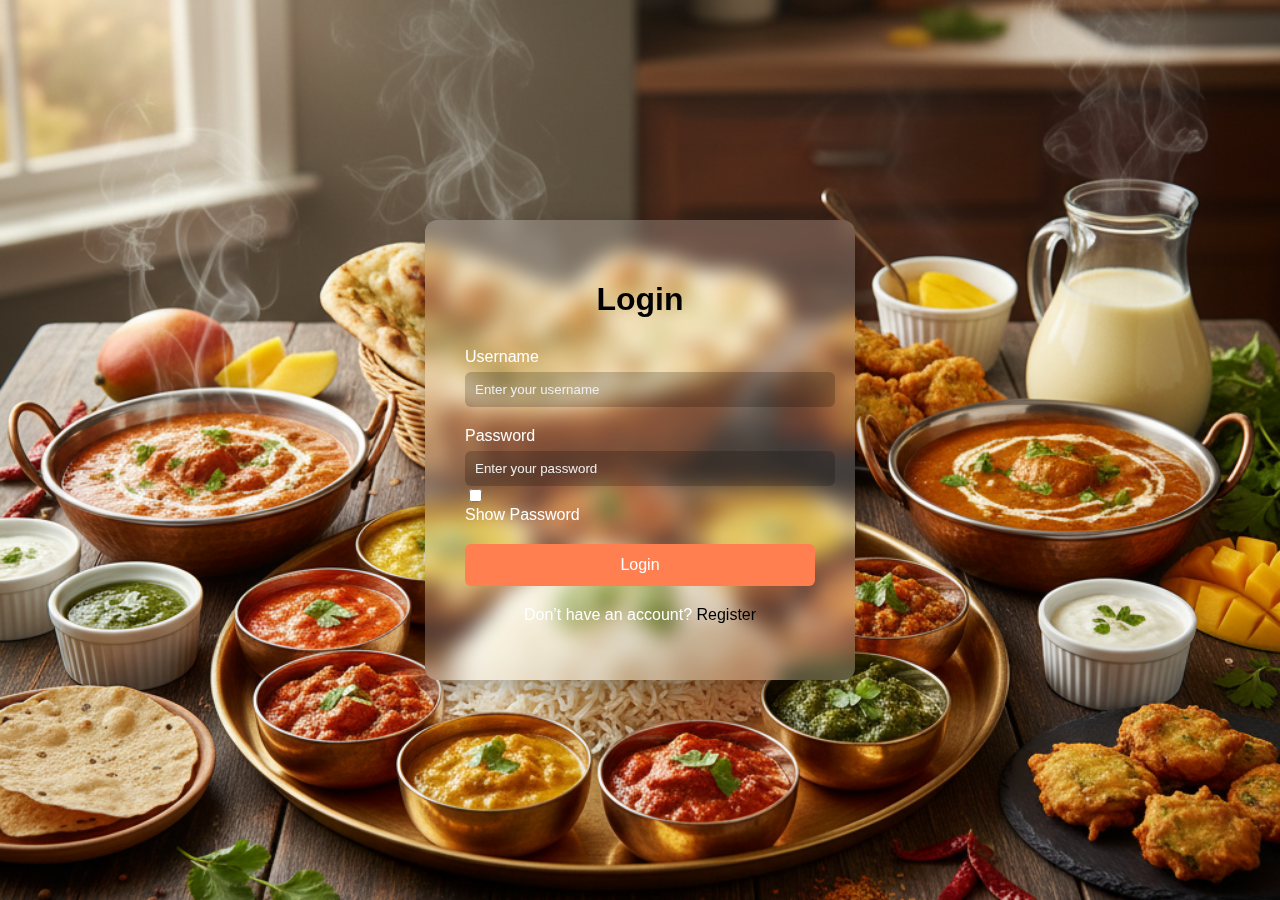
<file: food recipe project/login.html>
<!DOCTYPE html>
<html lang="en">
<head>
  <meta charset="UTF-8">
  <meta name="viewport" content="width=device-width, initial-scale=1.0">
  <title>Login - Neuro-Fridge</title>
  <style>
    /* Full page setup */
    body {
      margin: 0;
      padding: 0;
      height: 100vh;
      font-family: Arial, sans-serif;
      background: url('foodlogin.png') no-repeat center center/cover;
      display: flex;
      justify-content: center;
      align-items: center;
    }

    /* Login container */
    .login-container {
      background: rgba(255, 255, 255, 0.2); /* transparent form */
      backdrop-filter: blur(10px); /* frosted glass effect */
      padding: 40px;
      border-radius: 12px;
      box-shadow: 0 8px 25px rgba(0, 0, 0, 0.3);
      width: 350px;
      color: #f00404;
    }

    /* Form elements */
    .login-container h1 {
      text-align: center;
      margin-bottom: 30px;
      color: #000000;
    }

    .input-group {
      margin-bottom: 20px;
    }

    .input-group label {
      display: block;
      margin-bottom: 6px;
      color: #fff;
    }

    .input-group input[type="text"],
    .input-group input[type="password"] {
      width: 100%;
      padding: 10px;
      border-radius: 6px;
      border: none;
      outline: none;
      background: rgba(0, 0, 0, 0.2); /* input transparency */
      color: #fff;
    }

    .input-group input::placeholder {
      color: #eee;
    }

    .input-group input[type="checkbox"] {
      margin-right: 5px;
    }

    button#login-btn {
      width: 100%;
      padding: 12px;
      border: none;
      border-radius: 6px;
      background-color: #ff7f50;
      color: #fff;
      font-size: 16px;
      cursor: pointer;
      transition: 0.3s;
    }

    button#login-btn:hover {
      background-color: #ff6333;
    }

    .register-text {
      text-align: center;
      margin-top: 20px;
      color: #fff;
    }

    .register-text a {
      color: #000000;
      text-decoration: none;
    }

    .register-text a:hover {
       color: #ff0000;
      text-decoration: underline;
    }
  </style>
</head>
<body>
  <div class="login-container">
    <h1>Login</h1>
    <form>
      <div class="input-group">
        <label for="username">Username</label>
        <input type="text" id="username" placeholder="Enter your username" required>
      </div>

      <div class="input-group">
        <label for="password">Password</label>
        <input type="password" id="password" placeholder="Enter your password" required>
        <input type="checkbox" id="show-pass"> <label for="show-pass">Show Password</label>
      </div>

      <button type="submit" id="login-btn">Login</button>

      <p class="register-text">Don’t have an account?  <a href="signup.html">Register</a></p>
    </form>
  </div>

  <script>
    // Toggle password visibility
    const showPass = document.getElementById('show-pass');
    const passwordInput = document.getElementById('password');

    showPass.addEventListener('change', () => {
      passwordInput.type = showPass.checked ? 'text' : 'password';
    });
  </script>
</body>
</html>
</file>
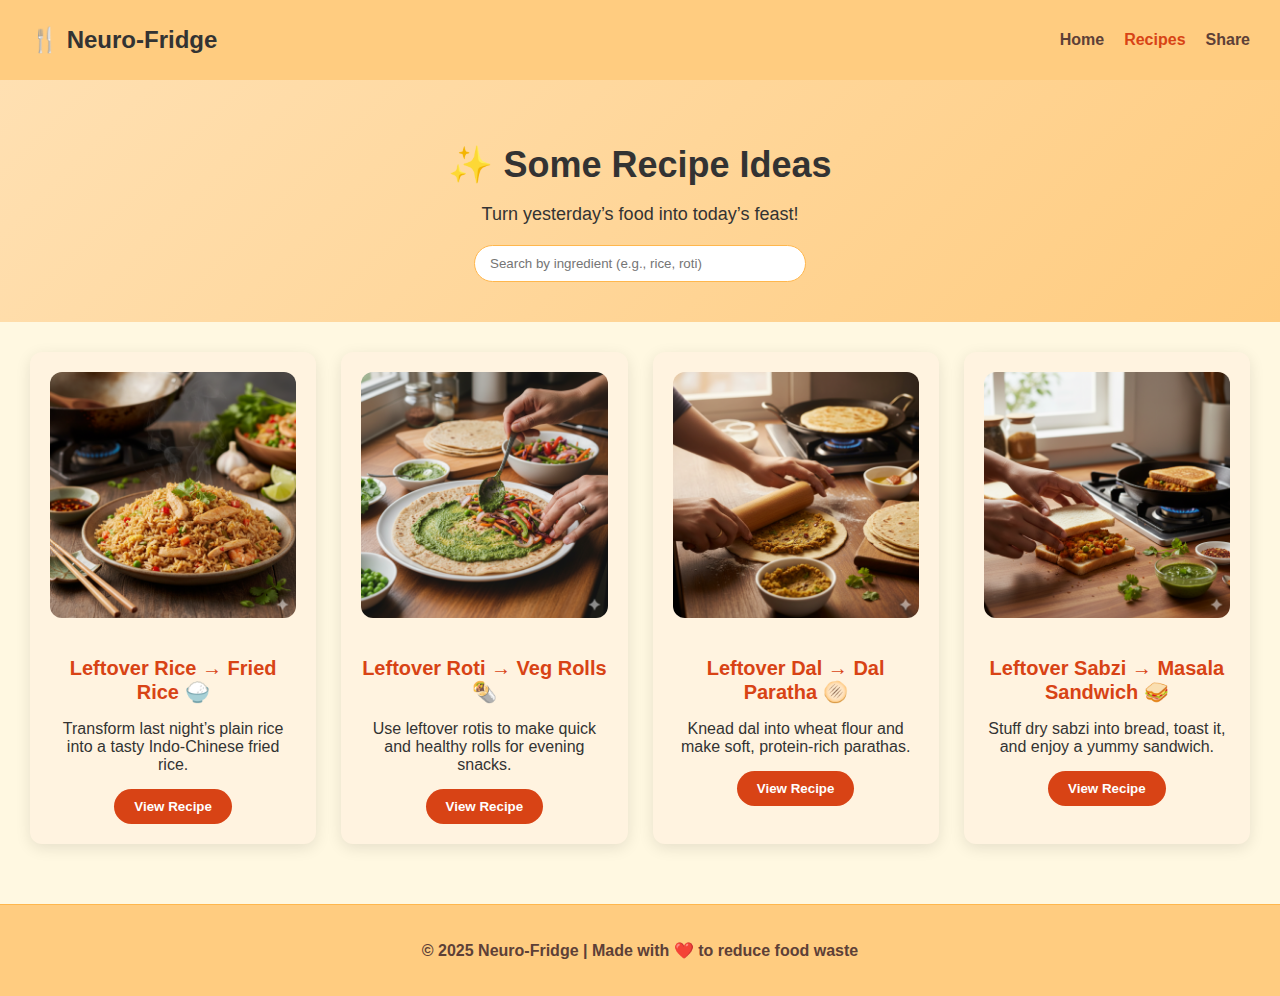
<file: food recipe project/recipe.html>
<!DOCTYPE html>
<html lang="en">
<head>
  <meta charset="UTF-8">
  <meta name="viewport" content="width=device-width, initial-scale=1.0">
  <title>Leftover Recipes | Neuro-Fridge</title>
  <link rel="stylesheet" href="recipe.css">
</head>
<body>
  <!-- Header -->
  <header>
    <div class="logo">🍴 Neuro-Fridge</div>
    <nav>
      <ul>
        <li><a href="index.html">Home</a></li>
        <li><a href="recipe.html" class="active">Recipes</a></li>
        <li><a href="share.html">Share</a></li>
      </ul>
    </nav>
  </header>

  <!-- Main Content -->
  <main>
    <!-- Hero Section -->
    <section class="recipes-hero">
  <h1>✨ Some Recipe Ideas</h1>
  <p>Turn yesterday’s food into today’s feast!</p>
  <div class="search-container">
    <input type="text" id="searchBar" placeholder="Search by ingredient (e.g., rice, roti)">
  </div>
</section>

    <!-- Recipes Grid -->
    <section class="recipe-list" id="recipeList">
      <!-- Fried Rice -->
      <div class="recipe-card">
        <img src="fried rice.png" alt="Fried Rice" class="recipe-image">
        <h3>Leftover Rice → Fried Rice 🍚</h3>
        <p>Transform last night’s plain rice into a tasty Indo-Chinese fried rice.</p>
        <button onclick="window.location.href='recipe1.html'">View Recipe</button>
      </div>

      <!-- Veg Rolls -->
      <div class="recipe-card">
        <img src="roll.png" alt="Roti Rolls" class="recipe-image">
        <h3>Leftover Roti → Veg Rolls 🌯</h3>
        <p>Use leftover rotis to make quick and healthy rolls for evening snacks.</p>
        <button onclick="window.location.href='recipe2.html'">View Recipe</button>
      </div>

      <!-- Dal Paratha -->
      <div class="recipe-card">
        <img src="dal paranta.png" alt="Dal Paratha" class="recipe-image">
        <h3>Leftover Dal → Dal Paratha 🫓</h3>
        <p>Knead dal into wheat flour and make soft, protein-rich parathas.</p>
        <button onclick="window.location.href='recipe3.html'">View Recipe</button>
      </div>

      <!-- Masala Sandwich -->
      <div class="recipe-card">
        <img src="sandwich.png" alt="Sabzi Sandwich" class="recipe-image">
        <h3>Leftover Sabzi → Masala Sandwich 🥪</h3>
        <p>Stuff dry sabzi into bread, toast it, and enjoy a yummy sandwich.</p>
        <button onclick="window.location.href='recipe4.html'">View Recipe</button>
      </div>
    </section>
  </main>

  <!-- Footer -->
  <footer>
    <p>© 2025 Neuro-Fridge | Made with ❤️ to reduce food waste</p>
  </footer>
</body>
</file>
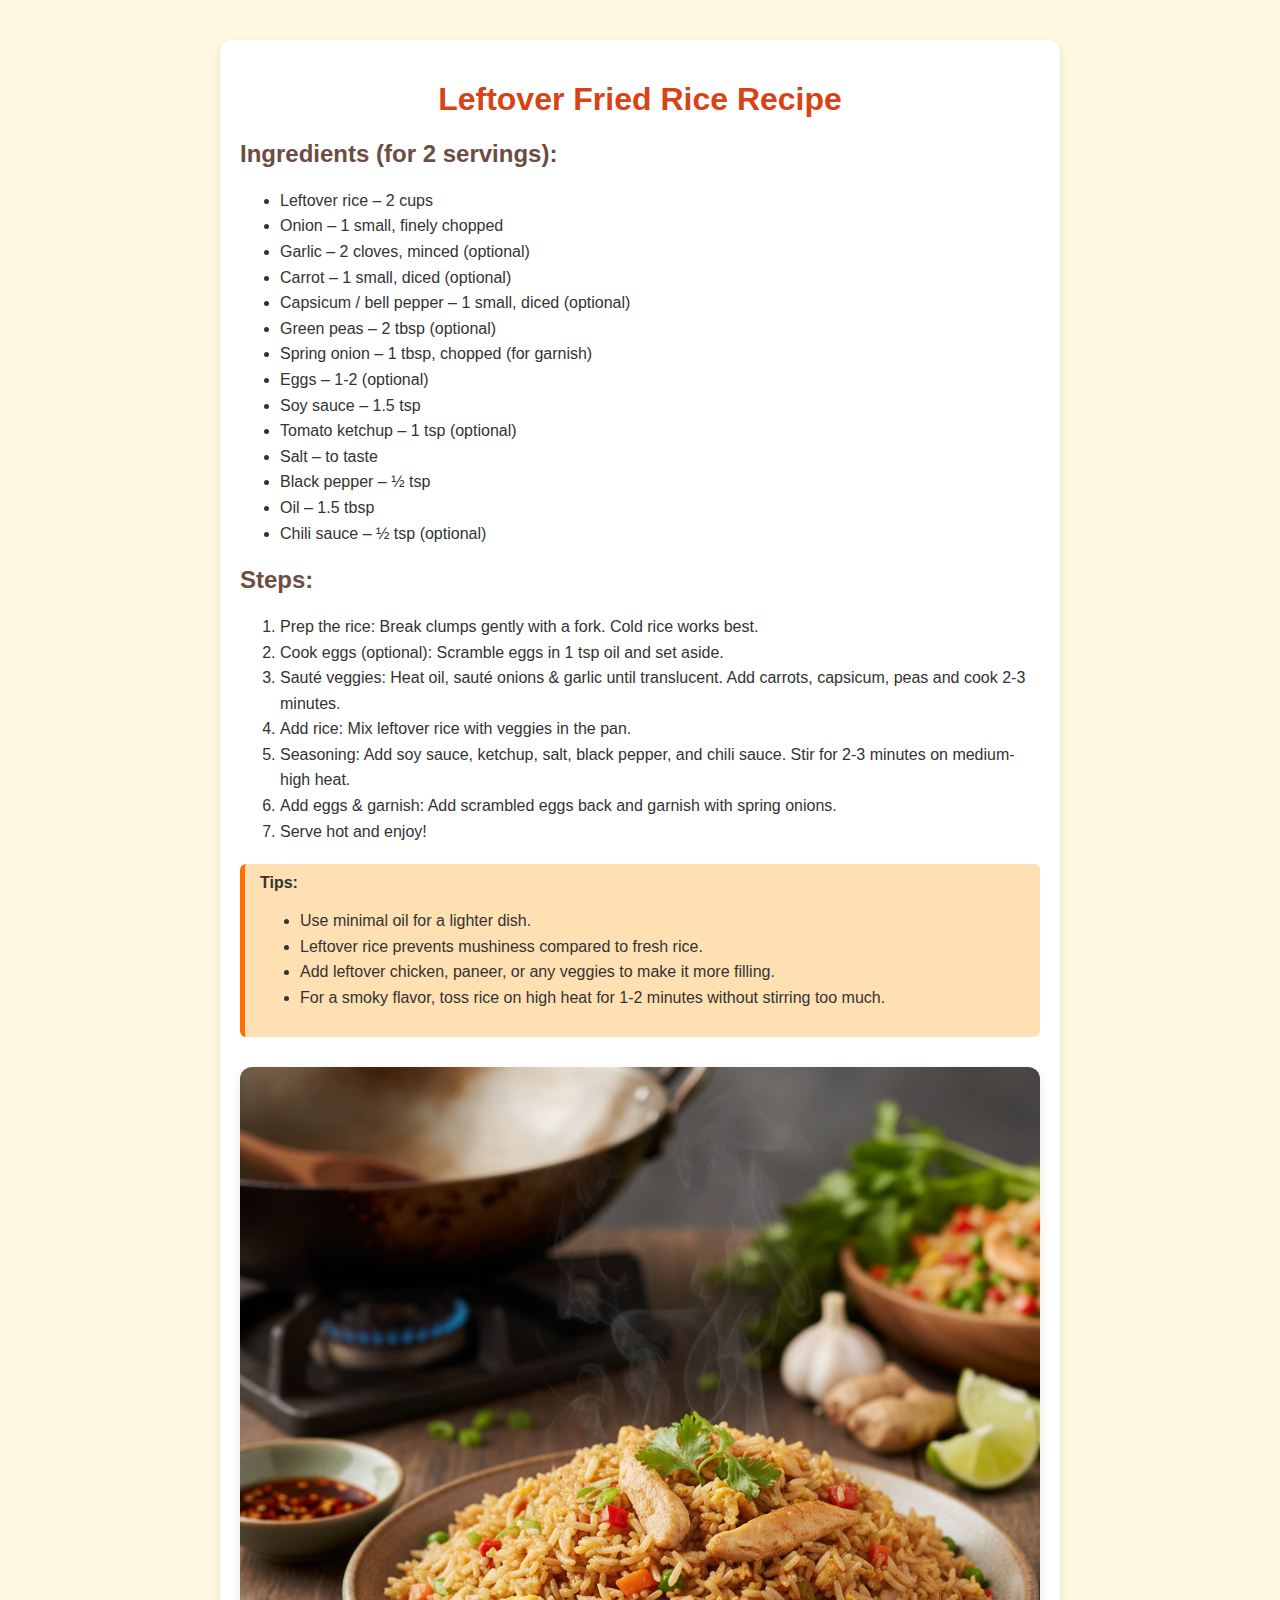
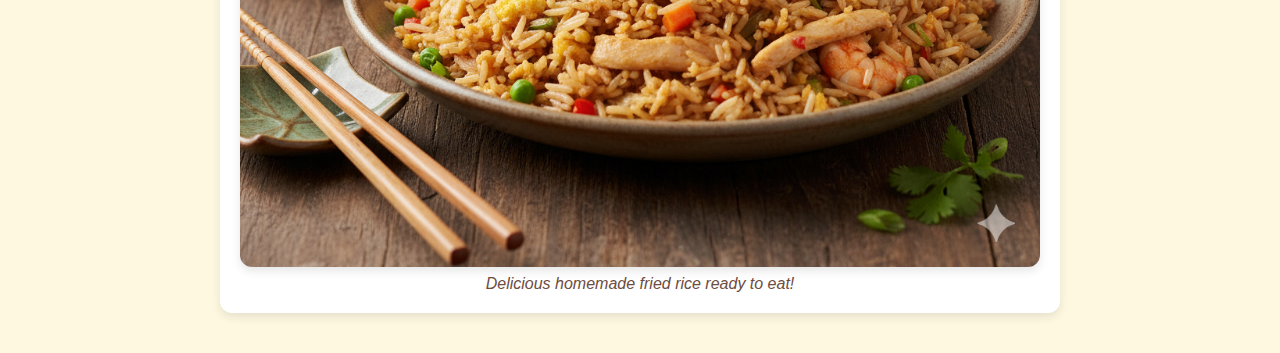
<file: food recipe project/recipe1.html>
<!DOCTYPE html>
<html lang="en">
<head>
    <meta charset="UTF-8">
    <meta name="viewport" content="width=device-width, initial-scale=1.0">
    <title>Leftover Fried Rice Recipe</title>
    <style>
        body {
            font-family: Arial, sans-serif;
            background-color: #fff8e1;
            color: #333;
            margin: 0;
            padding: 0;
        }

        .container {
            max-width: 800px;
            margin: 40px auto;
            padding: 20px;
            background-color: #fff;
            border-radius: 12px;
            box-shadow: 0 4px 10px rgba(0,0,0,0.1);
        }

        h1 {
            text-align: center;
            color: #d84315;
        }

        h2 {
            color: #6d4c41;
        }

        ul, ol {
            line-height: 1.6;
        }

        .tips {
            background-color: #ffe0b2;
            padding: 10px 15px;
            border-left: 5px solid #ff6f00;
            margin-top: 20px;
            border-radius: 6px;
        }

        .recipe-image {
            display: block;
            max-width: 100%;
            height: auto;
            margin: 30px auto 0 auto;
            border-radius: 12px;
            box-shadow: 0 4px 10px rgba(0,0,0,0.1);
        }

        .image-caption {
            text-align: center;
            font-style: italic;
            color: #6d4c41;
            margin-top: 8px;
        }
    </style>
</head>
<body>
    <div class="container">
        <h1>Leftover Fried Rice Recipe</h1>

        <h2>Ingredients (for 2 servings):</h2>
        <ul>
            <li>Leftover rice – 2 cups</li>
            <li>Onion – 1 small, finely chopped</li>
            <li>Garlic – 2 cloves, minced (optional)</li>
            <li>Carrot – 1 small, diced (optional)</li>
            <li>Capsicum / bell pepper – 1 small, diced (optional)</li>
            <li>Green peas – 2 tbsp (optional)</li>
            <li>Spring onion – 1 tbsp, chopped (for garnish)</li>
            <li>Eggs – 1-2 (optional)</li>
            <li>Soy sauce – 1.5 tsp</li>
            <li>Tomato ketchup – 1 tsp (optional)</li>
            <li>Salt – to taste</li>
            <li>Black pepper – ½ tsp</li>
            <li>Oil – 1.5 tbsp</li>
            <li>Chili sauce – ½ tsp (optional)</li>
        </ul>

        <h2>Steps:</h2>
        <ol>
            <li>Prep the rice: Break clumps gently with a fork. Cold rice works best.</li>
            <li>Cook eggs (optional): Scramble eggs in 1 tsp oil and set aside.</li>
            <li>Sauté veggies: Heat oil, sauté onions & garlic until translucent. Add carrots, capsicum, peas and cook 2-3 minutes.</li>
            <li>Add rice: Mix leftover rice with veggies in the pan.</li>
            <li>Seasoning: Add soy sauce, ketchup, salt, black pepper, and chili sauce. Stir for 2-3 minutes on medium-high heat.</li>
            <li>Add eggs & garnish: Add scrambled eggs back and garnish with spring onions.</li>
            <li>Serve hot and enjoy!</li>
        </ol>

        <div class="tips">
            <strong>Tips:</strong>
            <ul>
                <li>Use minimal oil for a lighter dish.</li>
                <li>Leftover rice prevents mushiness compared to fresh rice.</li>
                <li>Add leftover chicken, paneer, or any veggies to make it more filling.</li>
                <li>For a smoky flavor, toss rice on high heat for 1-2 minutes without stirring too much.</li>
            </ul>
        </div>

        <!-- Image Section -->
        <img src="fried rice.png" alt="Delicious Fried Rice" class="recipe-image">
        <div class="image-caption">Delicious homemade fried rice ready to eat!</div>

    </div>
</body>
</html>
</file>
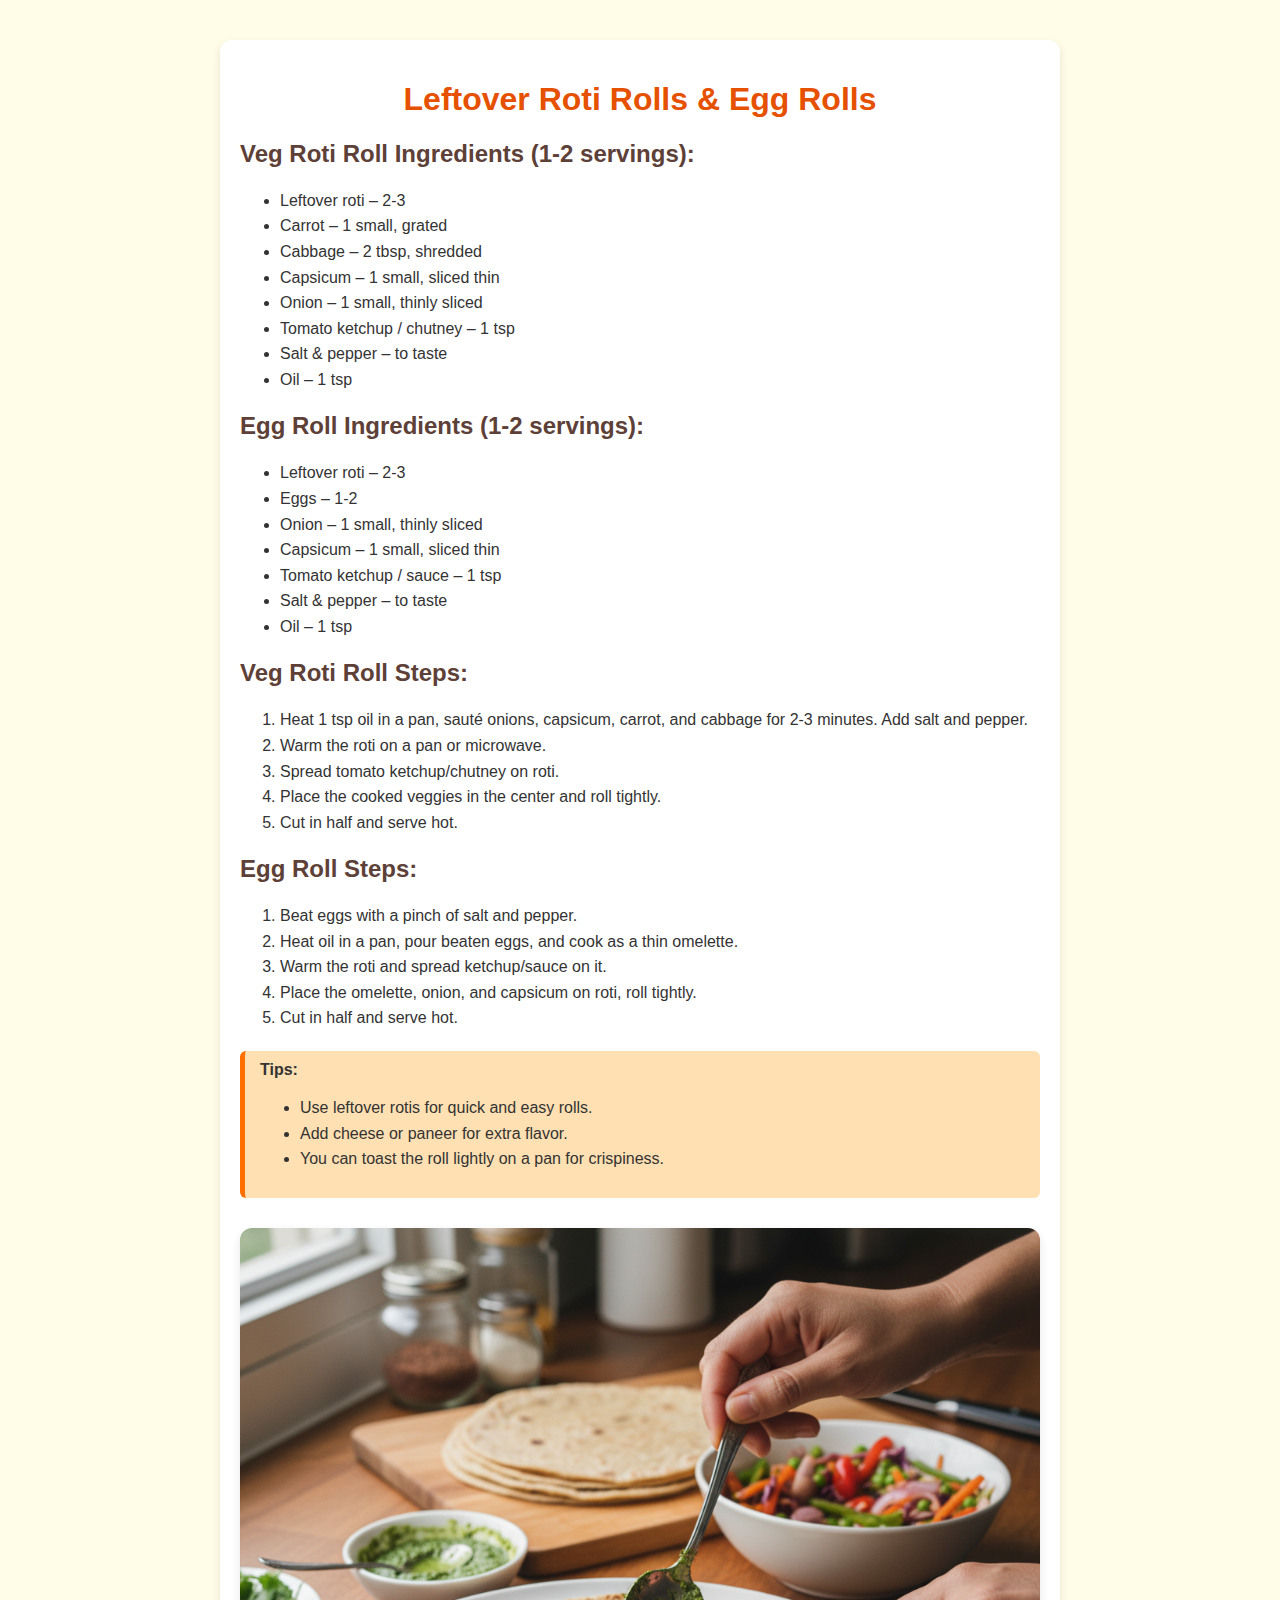
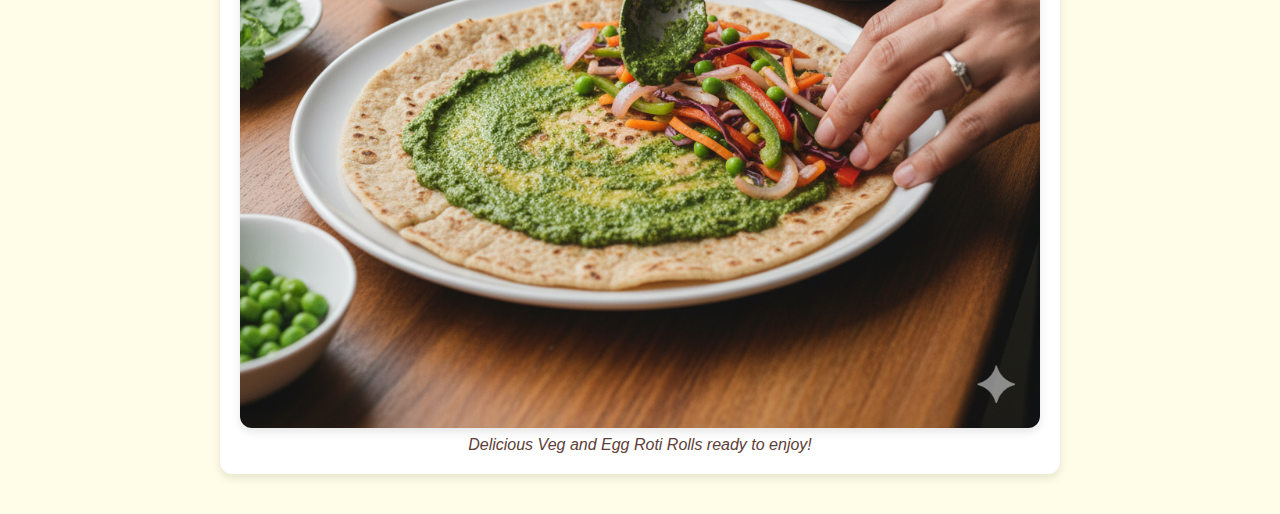
<file: food recipe project/recipe2.html>
<!DOCTYPE html>
<html lang="en">
<head>
    <meta charset="UTF-8">
    <meta name="viewport" content="width=device-width, initial-scale=1.0">
    <title>Leftover Roti Rolls Recipe</title>
    <style>
        body {
            font-family: Arial, sans-serif;
            background-color: #fffde7;
            color: #333;
            margin: 0;
            padding: 0;
        }

        .container {
            max-width: 800px;
            margin: 40px auto;
            padding: 20px;
            background-color: #fff;
            border-radius: 12px;
            box-shadow: 0 4px 10px rgba(0,0,0,0.1);
        }

        h1 {
            text-align: center;
            color: #e65100;
        }

        h2 {
            color: #5d4037;
        }

        ul, ol {
            line-height: 1.6;
        }

        .tips {
            background-color: #ffe0b2;
            padding: 10px 15px;
            border-left: 5px solid #ff6f00;
            margin-top: 20px;
            border-radius: 6px;
        }

        .recipe-image {
            display: block;
            max-width: 100%;
            height: auto;
            margin: 30px auto 0 auto;
            border-radius: 12px;
            box-shadow: 0 4px 10px rgba(0,0,0,0.1);
        }

        .image-caption {
            text-align: center;
            font-style: italic;
            color: #5d4037;
            margin-top: 8px;
        }
    </style>
</head>
<body>
    <div class="container">
        <h1>Leftover Roti Rolls & Egg Rolls</h1>

        <h2>Veg Roti Roll Ingredients (1-2 servings):</h2>
        <ul>
            <li>Leftover roti – 2-3</li>
            <li>Carrot – 1 small, grated</li>
            <li>Cabbage – 2 tbsp, shredded</li>
            <li>Capsicum – 1 small, sliced thin</li>
            <li>Onion – 1 small, thinly sliced</li>
            <li>Tomato ketchup / chutney – 1 tsp</li>
            <li>Salt & pepper – to taste</li>
            <li>Oil – 1 tsp</li>
        </ul>

        <h2>Egg Roll Ingredients (1-2 servings):</h2>
        <ul>
            <li>Leftover roti – 2-3</li>
            <li>Eggs – 1-2</li>
            <li>Onion – 1 small, thinly sliced</li>
            <li>Capsicum – 1 small, sliced thin</li>
            <li>Tomato ketchup / sauce – 1 tsp</li>
            <li>Salt & pepper – to taste</li>
            <li>Oil – 1 tsp</li>
        </ul>

        <h2>Veg Roti Roll Steps:</h2>
        <ol>
            <li>Heat 1 tsp oil in a pan, sauté onions, capsicum, carrot, and cabbage for 2-3 minutes. Add salt and pepper.</li>
            <li>Warm the roti on a pan or microwave.</li>
            <li>Spread tomato ketchup/chutney on roti.</li>
            <li>Place the cooked veggies in the center and roll tightly.</li>
            <li>Cut in half and serve hot.</li>
        </ol>

        <h2>Egg Roll Steps:</h2>
        <ol>
            <li>Beat eggs with a pinch of salt and pepper.</li>
            <li>Heat oil in a pan, pour beaten eggs, and cook as a thin omelette.</li>
            <li>Warm the roti and spread ketchup/sauce on it.</li>
            <li>Place the omelette, onion, and capsicum on roti, roll tightly.</li>
            <li>Cut in half and serve hot.</li>
        </ol>

        <div class="tips">
            <strong>Tips:</strong>
            <ul>
                <li>Use leftover rotis for quick and easy rolls.</li>
                <li>Add cheese or paneer for extra flavor.</li>
                <li>You can toast the roll lightly on a pan for crispiness.</li>
            </ul>
        </div>

        <!-- Image Section -->
        <img src="roll.png" alt="Veg and Egg Roti Rolls" class="recipe-image">
        <div class="image-caption">Delicious Veg and Egg Roti Rolls ready to enjoy!</div>

    </div>
</body>
</html>
</file>
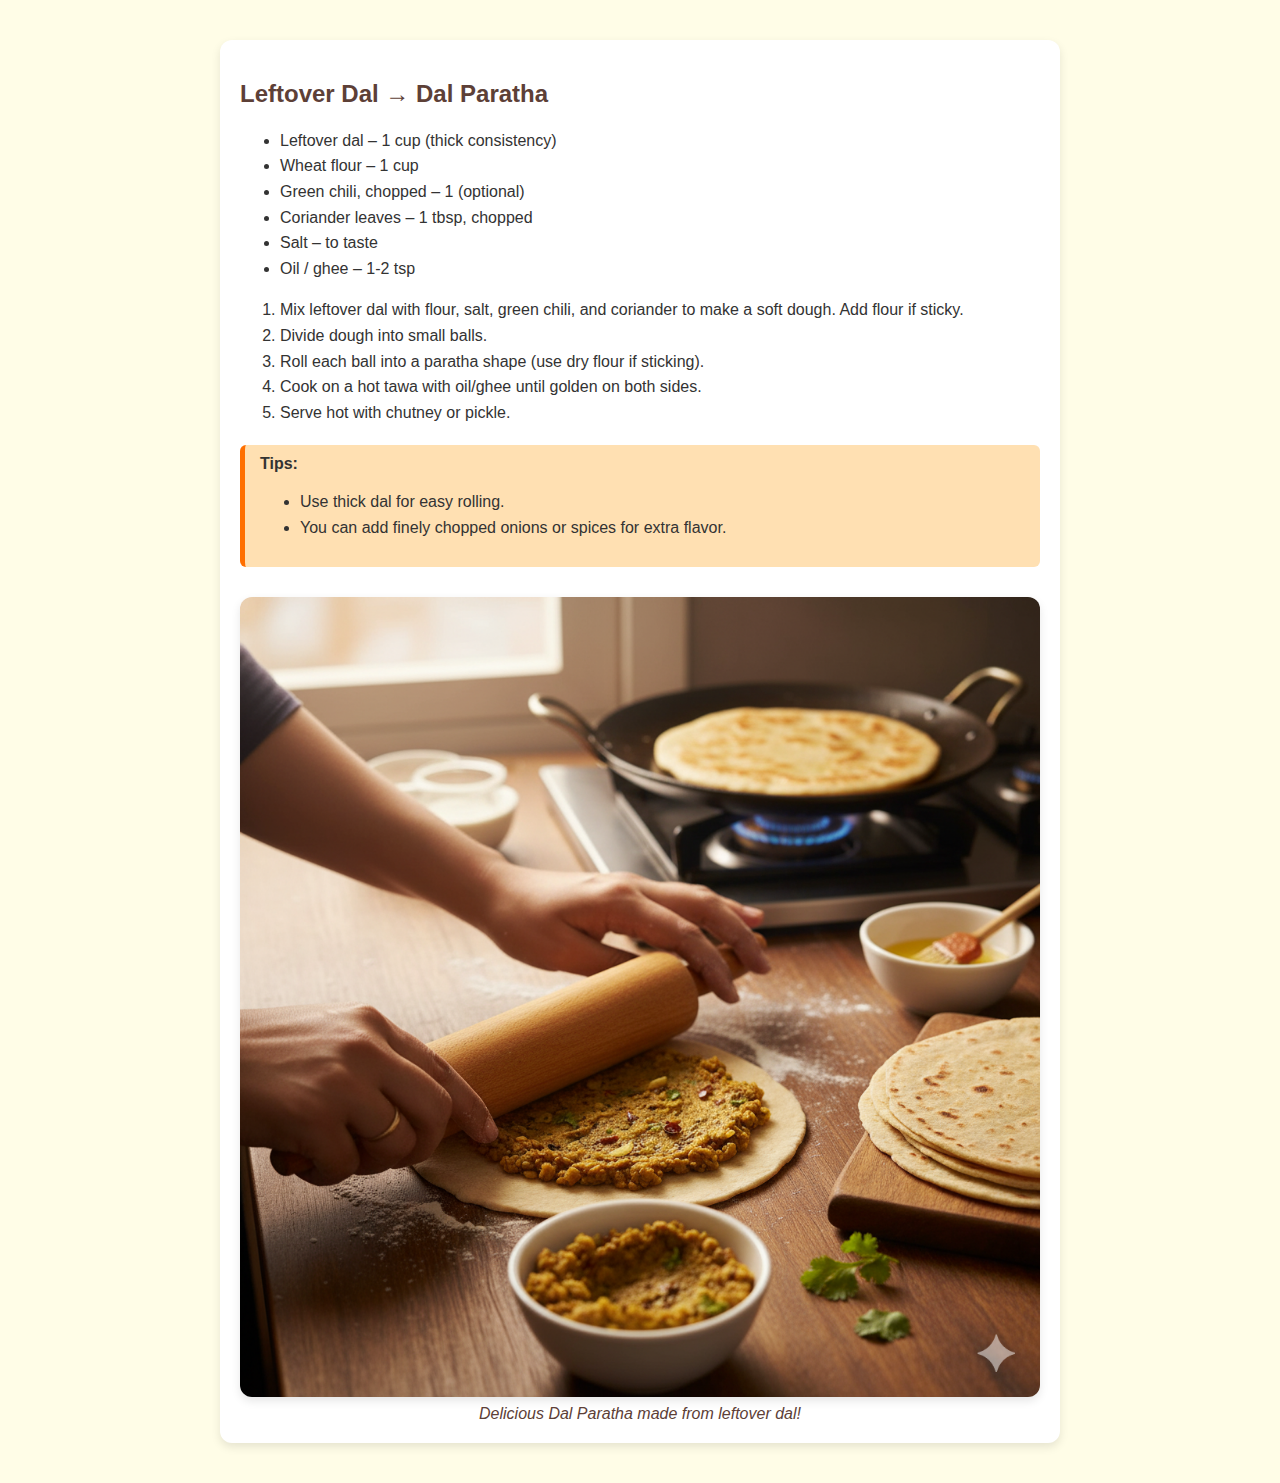
<file: food recipe project/recipe3.html>
<!DOCTYPE html>
<html lang="en">
<head>
    <meta charset="UTF-8">
    <meta name="viewport" content="width=device-width, initial-scale=1.0">
    <title>Leftover Food Recipes</title>
    <style>
        body {
            font-family: Arial, sans-serif;
            background-color: #fffde7;
            color: #333;
            margin: 0;
            padding: 0;
        }

        .container {
            max-width: 800px;
            margin: 40px auto;
            padding: 20px;
            background-color: #fff;
            border-radius: 12px;
            box-shadow: 0 4px 10px rgba(0,0,0,0.1);
        }

        h1 {
            text-align: center;
            color: #e65100;
        }

        h2 {
            color: #5d4037;
        }

        ul, ol {
            line-height: 1.6;
        }

        .tips {
            background-color: #ffe0b2;
            padding: 10px 15px;
            border-left: 5px solid #ff6f00;
            margin-top: 20px;
            border-radius: 6px;
        }

        .recipe-image {
            display: block;
            max-width: 100%;
            height: auto;
            margin: 30px auto 0 auto;
            border-radius: 12px;
            box-shadow: 0 4px 10px rgba(0,0,0,0.1);
        }

        .image-caption {
            text-align: center;
            font-style: italic;
            color: #5d4037;
            margin-top: 8px;
        }
    </style>
</head>
<body>
    <div class="container">
       
        <!-- Dal Paratha -->
        <h2>Leftover Dal → Dal Paratha</h2>
        <ul>
            <li>Leftover dal – 1 cup (thick consistency)</li>
            <li>Wheat flour – 1 cup</li>
            <li>Green chili, chopped – 1 (optional)</li>
            <li>Coriander leaves – 1 tbsp, chopped</li>
            <li>Salt – to taste</li>
            <li>Oil / ghee – 1-2 tsp</li>
        </ul>
        <ol>
            <li>Mix leftover dal with flour, salt, green chili, and coriander to make a soft dough. Add flour if sticky.</li>
            <li>Divide dough into small balls.</li>
            <li>Roll each ball into a paratha shape (use dry flour if sticking).</li>
            <li>Cook on a hot tawa with oil/ghee until golden on both sides.</li>
            <li>Serve hot with chutney or pickle.</li>
        </ol>

        <div class="tips">
            <strong>Tips:</strong>
            <ul>
                <li>Use thick dal for easy rolling.</li>
                <li>You can add finely chopped onions or spices for extra flavor.</li>
            </ul>
        </div>

        <!-- Image Section -->
        <img src="dal paranta.png" alt="Dal Paratha" class="recipe-image">
        <div class="image-caption">Delicious Dal Paratha made from leftover dal!</div>

    </div>
</body>
</html>
</file>
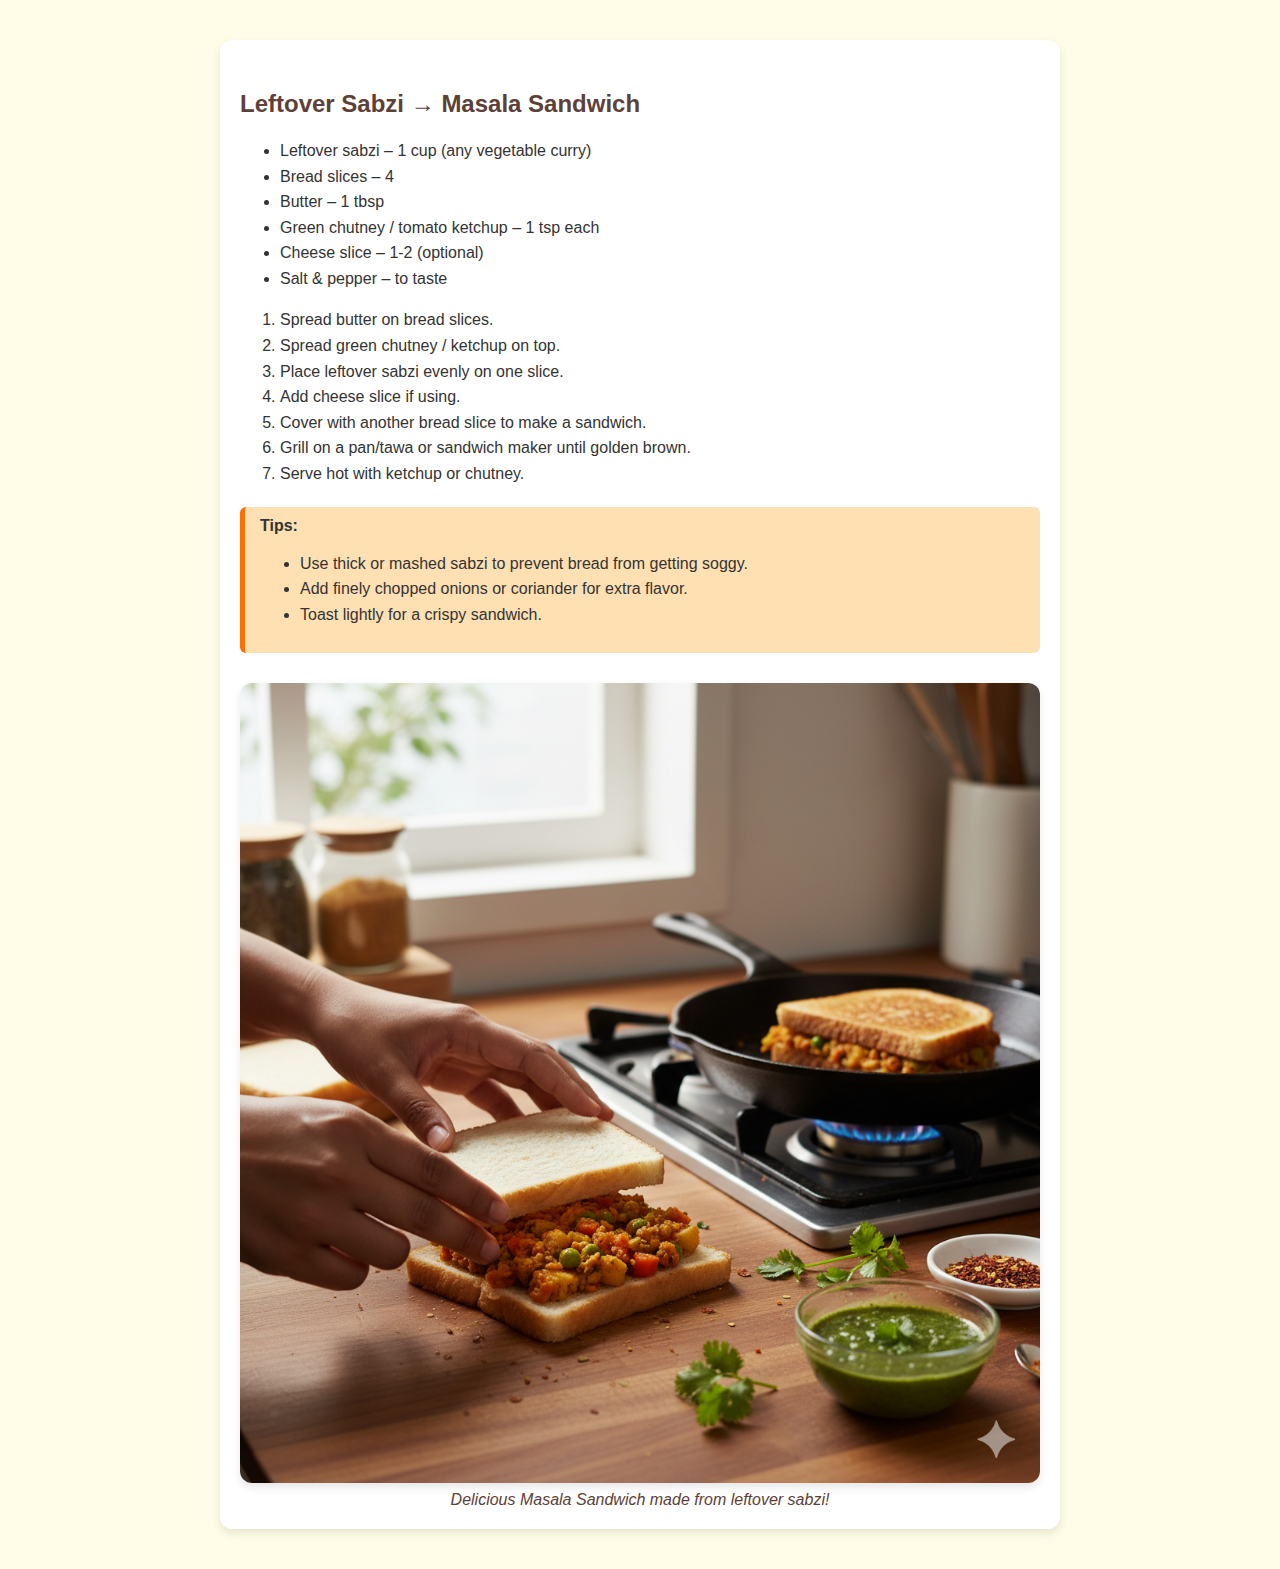
<file: food recipe project/recipe4.html>
<!DOCTYPE html>
<html lang="en">
<head>
    <meta charset="UTF-8">
    <meta name="viewport" content="width=device-width, initial-scale=1.0">
    <title>Leftover Food Recipes</title>
    <style>
        body {
            font-family: Arial, sans-serif;
            background-color: #fffde7;
            color: #333;
            margin: 0;
            padding: 0;
        }

        .container {
            max-width: 800px;
            margin: 40px auto;
            padding: 20px;
            background-color: #fff;
            border-radius: 12px;
            box-shadow: 0 4px 10px rgba(0,0,0,0.1);
        }

        h1 {
            text-align: center;
            color: #e65100;
        }

        h2 {
            color: #5d4037;
            margin-top: 30px;
        }

        h3 {
            color: #6d4c41;
        }

        ul, ol {
            line-height: 1.6;
        }

        .tips {
            background-color: #ffe0b2;
            padding: 10px 15px;
            border-left: 5px solid #ff6f00;
            margin-top: 20px;
            border-radius: 6px;
        }

        .recipe-image {
            display: block;
            max-width: 100%;
            height: auto;
            margin: 30px auto 0 auto;
            border-radius: 12px;
            box-shadow: 0 4px 10px rgba(0,0,0,0.1);
        }

        .image-caption {
            text-align: center;
            font-style: italic;
            color: #5d4037;
            margin-top: 8px;
        }
    </style>
</head>
<body>
    <div class="container">
     
        <!-- Masala Sandwich -->
        <h2>Leftover Sabzi → Masala Sandwich</h2>
        <ul>
            <li>Leftover sabzi – 1 cup (any vegetable curry)</li>
            <li>Bread slices – 4</li>
            <li>Butter – 1 tbsp</li>
            <li>Green chutney / tomato ketchup – 1 tsp each</li>
            <li>Cheese slice – 1-2 (optional)</li>
            <li>Salt & pepper – to taste</li>
        </ul>
        <ol>
            <li>Spread butter on bread slices.</li>
            <li>Spread green chutney / ketchup on top.</li>
            <li>Place leftover sabzi evenly on one slice.</li>
            <li>Add cheese slice if using.</li>
            <li>Cover with another bread slice to make a sandwich.</li>
            <li>Grill on a pan/tawa or sandwich maker until golden brown.</li>
            <li>Serve hot with ketchup or chutney.</li>
        </ol>

        <div class="tips">
            <strong>Tips:</strong>
            <ul>
                <li>Use thick or mashed sabzi to prevent bread from getting soggy.</li>
                <li>Add finely chopped onions or coriander for extra flavor.</li>
                <li>Toast lightly for a crispy sandwich.</li>
            </ul>
        </div>

        <!-- Image Section -->
        <img src="sandwich.png" alt="Masala Sandwich" class="recipe-image">
        <div class="image-caption">Delicious Masala Sandwich made from leftover sabzi!</div>

    </div>
</body>
</html>
</file>
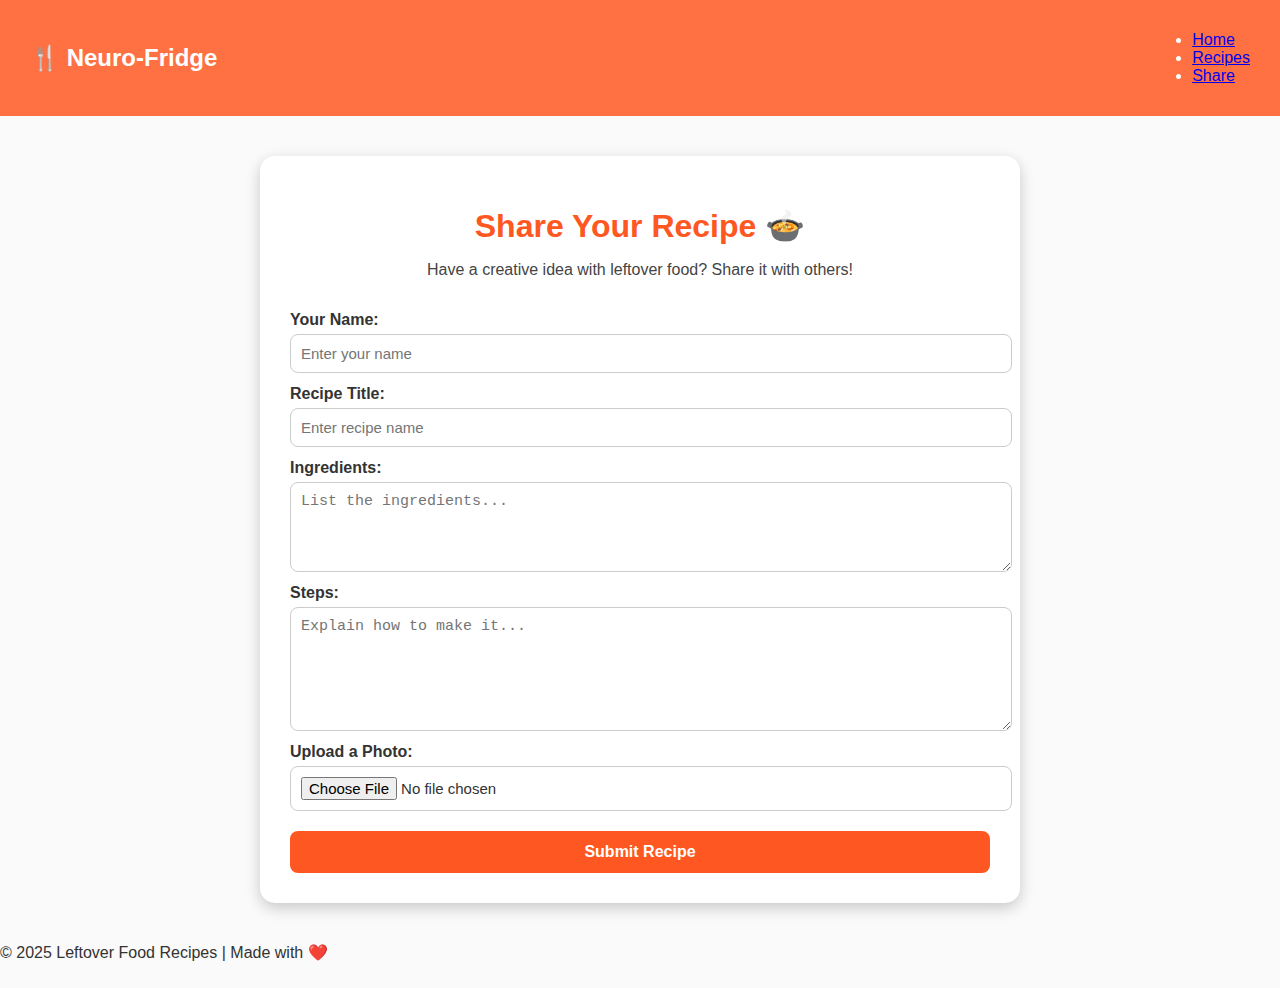
<file: food recipe project/share.html>
<!DOCTYPE html>
<html lang="en">
<head>
  <meta charset="UTF-8">
  <meta name="viewport" content="width=device-width, initial-scale=1.0">
  <title>Share Your Recipe</title>
  <link rel="stylesheet" href="share.css">
</head>
<body>
  <!-- Header -->
   <header>
    <div class="logo">🍴 Neuro-Fridge</div>
    <nav>
      <ul>
        <li><a href="index.html">Home</a></li>
        <li><a href="recipe.html">Recipes</a></li>
        <li><a href="share.html">Share</a></li>
      </ul>
    </nav>
  </header>

  <!-- Share Page Content -->
  <section class="share-section">
    <h1>Share Your Recipe 🍲</h1>
    <p>Have a creative idea with leftover food? Share it with others!</p>
    
    <form class="share-form">
      <label for="name">Your Name:</label>
      <input type="text" id="name" name="name" placeholder="Enter your name" required>

      <label for="recipe">Recipe Title:</label>
      <input type="text" id="recipe" name="recipe" placeholder="Enter recipe name" required>

      <label for="ingredients">Ingredients:</label>
      <textarea id="ingredients" name="ingredients" placeholder="List the ingredients..." rows="4" required></textarea>

      <label for="steps">Steps:</label>
      <textarea id="steps" name="steps" placeholder="Explain how to make it..." rows="6" required></textarea>

      <label for="image">Upload a Photo:</label>
      <input type="file" id="image" name="image" accept="image/*">

      <button type="submit">Submit Recipe</button>
    </form>
  </section>

  <!-- Footer -->
  <footer>
    <p>&copy; 2025 Leftover Food Recipes | Made with ❤️</p>
  </footer>
</body>
</html>
</file>
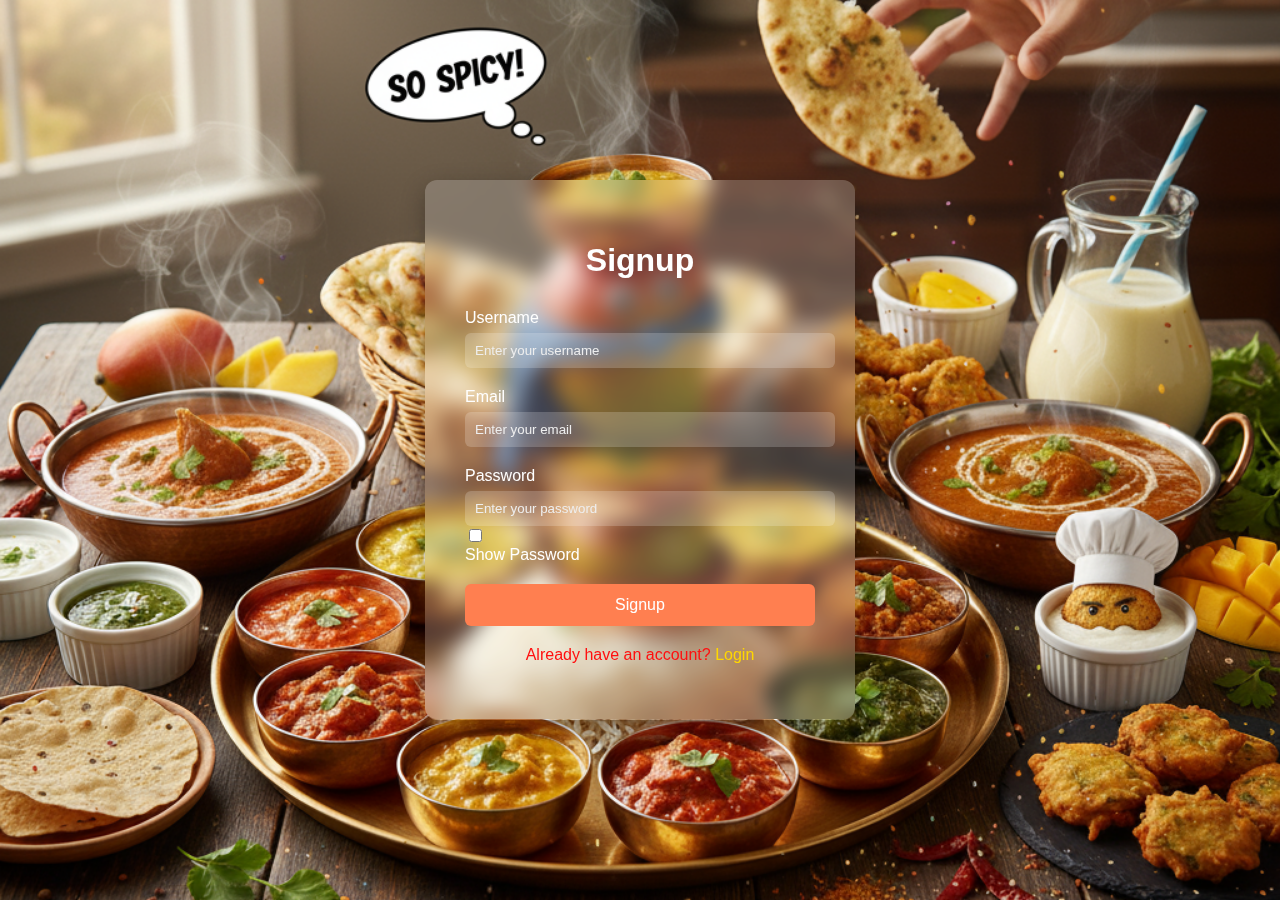
<file: food recipe project/signup.html>
<!DOCTYPE html>
<html lang="en">
<head>
  <meta charset="UTF-8">
  <meta name="viewport" content="width=device-width, initial-scale=1.0">
  <title>Signup - Neuro-Fridge</title>
  <style>
    /* Full page setup */
    html, body {
      margin: 0;
      padding: 0;
      height: 100%;
      font-family: Arial, sans-serif;
    }

    body {
      display: flex;
      justify-content: center;
      align-items: center;
      background: url('signuppic.png') no-repeat center center/cover;
    }

    /* Signup container */
    .signup-container {
      background: rgba(255, 255, 255, 0.2);
      backdrop-filter: blur(10px);
      padding: 40px;
      border-radius: 12px;
      box-shadow: 0 8px 25px rgba(0, 0, 0, 0.3);
      width: 350px;
      color: #fff;
      text-align: center;
    }

    .signup-container h1 {
      margin-bottom: 30px;
    }

    .input-group {
      margin-bottom: 20px;
      text-align: left;
    }

    .input-group label {
      display: block;
      margin-bottom: 6px;
      color: #fff;
    }

    .input-group input[type="text"],
    .input-group input[type="password"],
    .input-group input[type="email"] {
      width: 100%;
      padding: 10px;
      border-radius: 6px;
      border: none;
      outline: none;
      background: rgba(255, 255, 255, 0.2);
      color: #fff;
    }

    .input-group input::placeholder {
      color: #eee;
    }

    .input-group input[type="checkbox"] {
      margin-right: 5px;
    }

    button#signup-btn {
      width: 100%;
      padding: 12px;
      border: none;
      border-radius: 6px;
      background-color: #ff7f50;
      color: #fff;
      font-size: 16px;
      cursor: pointer;
      transition: 0.3s;
    }

    button#signup-btn:hover {
      background-color: #ff6333;
    }

    .login-text {
      text-align: center;
      margin-top: 20px;
      color: #ff0f0f;
    }

    .login-text a {
      color: #ffd700;
      text-decoration: none;
    }

    .login-text a:hover {
      text-decoration: underline;
    }
  </style>
</head>
<body>
  <div class="signup-container">
    <h1>Signup</h1>
    <form>
      <div class="input-group">
        <label for="username">Username</label>
        <input type="text" id="username" placeholder="Enter your username" required>
      </div>

      <div class="input-group">
        <label for="email">Email</label>
        <input type="email" id="email" placeholder="Enter your email" required>
      </div>

      <div class="input-group">
        <label for="password">Password</label>
        <input type="password" id="password" placeholder="Enter your password" required>
        <input type="checkbox" id="show-pass"> <label for="show-pass">Show Password</label>
      </div>

      <button type="submit" id="signup-btn">Signup</button>

      <p class="login-text">Already have an account? <a href="login.html">Login</a></p>
    </form>
  </div>

  <script>
    // Toggle password visibility
    const showPass = document.getElementById('show-pass');
    const passwordInput = document.getElementById('password');

    showPass.addEventListener('change', () => {
      passwordInput.type = showPass.checked ? 'text' : 'password';
    });
  </script>
</body>
</html>
</file>
<file: food recipe project/recipe.css>
/* BODY AND LAYOUT */
body {
  font-family: 'Arial', sans-serif;
  background-color: #fff8e1;
  color: #333;
  display: flex;
  flex-direction: column;
  min-height: 100vh; /* full viewport height */
  margin: 0;
}

/* HEADER */
header {
  background-color: #ffcc80;
  display: flex;
  justify-content: space-between;
  align-items: center;
  padding: 15px 30px;
  box-shadow: 0 2px 6px rgba(0,0,0,0.1);
}

header .logo {
  font-size: 24px;
  font-weight: bold;
}

header nav ul {
  list-style: none;
  display: flex;
  gap: 20px;
}

header nav ul li a {
  text-decoration: none;
  color: #5d4037;
  font-weight: bold;
  transition: color 0.3s;
}

header nav ul li a.active,
header nav ul li a:hover {
  color: #d84315;
}

/* HERO SECTION */
.recipes-hero {
  text-align: center;
  padding: 40px 20px;
  background: linear-gradient(135deg, #ffe0b2, #ffcc80);
}

.recipes-hero h1 {
  font-size: 36px;
  margin-bottom: 10px;
}

.recipes-hero p {
  font-size: 18px;
  margin-bottom: 20px;
}

/* CENTER SEARCH BAR */
.recipes-hero .search-container {
  display: flex;
  justify-content: center; /* center horizontally */
}

#searchBar {
  padding: 10px 15px;
  width: 300px;
  max-width: 90%;
  border-radius: 25px;
  border: 1px solid #ffb74d;
  outline: none;
  transition: all 0.3s;
}

#searchBar:focus {
  border-color: #d84315;
  box-shadow: 0 0 8px rgba(216, 67, 21, 0.3);
}

/* MAIN CONTENT */
main {
  flex: 1; /* expand main to push footer down */
}

/* RECIPE GRID */
.recipe-list {
  display: grid;
  grid-template-columns: repeat(auto-fit, minmax(250px, 1fr));
  gap: 25px;
  padding: 30px;
}

/* RECIPE CARD */
.recipe-card {
  background-color: #fff3e0;
  border-radius: 12px;
  padding: 20px;
  box-shadow: 0 4px 15px rgba(0,0,0,0.1);
  text-align: center;
  transition: transform 0.3s, box-shadow 0.3s;
}

.recipe-card:hover {
  transform: translateY(-5px);
  box-shadow: 0 8px 25px rgba(0,0,0,0.15);
}

.recipe-card img.recipe-image {
  max-width: 100%;
  border-radius: 12px;
  margin-bottom: 15px;
}

.recipe-card h3 {
  font-size: 20px;
  margin-bottom: 10px;
  color: #d84315;
}

.recipe-card p {
  font-size: 16px;
  margin-bottom: 15px;
}

.recipe-card button {
  padding: 10px 20px;
  background-color: #d84315;
  color: #fff;
  border: none;
  border-radius: 25px;
  cursor: pointer;
  font-weight: bold;
  transition: background-color 0.3s;
}

.recipe-card button:hover {
  background-color: #ff5722;
}

/* FOOTER */
footer {
  text-align: center;
  padding: 20px 0;
  background-color: #ffcc80;
  color: #5d4037;
  font-weight: bold;
  border-top: 1px solid #ffb74d;
  margin-top: 30px; /* ensure space from content */
}
</file>
<file: food recipe project/share.css>
/* Share Page Styling */
body {
  margin: 0;
  font-family: Arial, sans-serif;
  background: #fafafa;
  color: #333;
}

/* Header */
header {
  background: #ff7043;
  padding: 15px 30px;
  display: flex;
  justify-content: space-between;
  align-items: center;
  color: white;
}

header .logo {
  font-size: 1.5rem;
  font-weight: bold;
}

.share-section {
  max-width: 700px;
  margin: 40px auto;
  background: #fff;
  padding: 30px;
  border-radius: 15px;
  box-shadow: 0px 5px 15px rgba(0,0,0,0.2);
}

.share-section h1 {
  text-align: center;
  color: #ff5722;
  margin-bottom: 10px;
}

.share-section p {
  text-align: center;
  margin-bottom: 20px;
  font-size: 16px;
  color: #444;
}

.share-form {
  display: flex;
  flex-direction: column;
}

.share-form label {
  margin-top: 12px;
  font-weight: bold;
  color: #333;
}

.share-form input,
.share-form textarea {
  margin-top: 5px;
  padding: 10px;
  border: 1px solid #ccc;
  border-radius: 8px;
  font-size: 15px;
  width: 100%;
}

.share-form button {
  margin-top: 20px;
  padding: 12px;
  border: none;
  background: #ff5722;
  color: white;
  font-size: 16px;
  font-weight: bold;
  border-radius: 8px;
  cursor: pointer;
  transition: background 0.3s ease;
}

.share-form button:hover {
  background: #e64a19;
}
</file>
